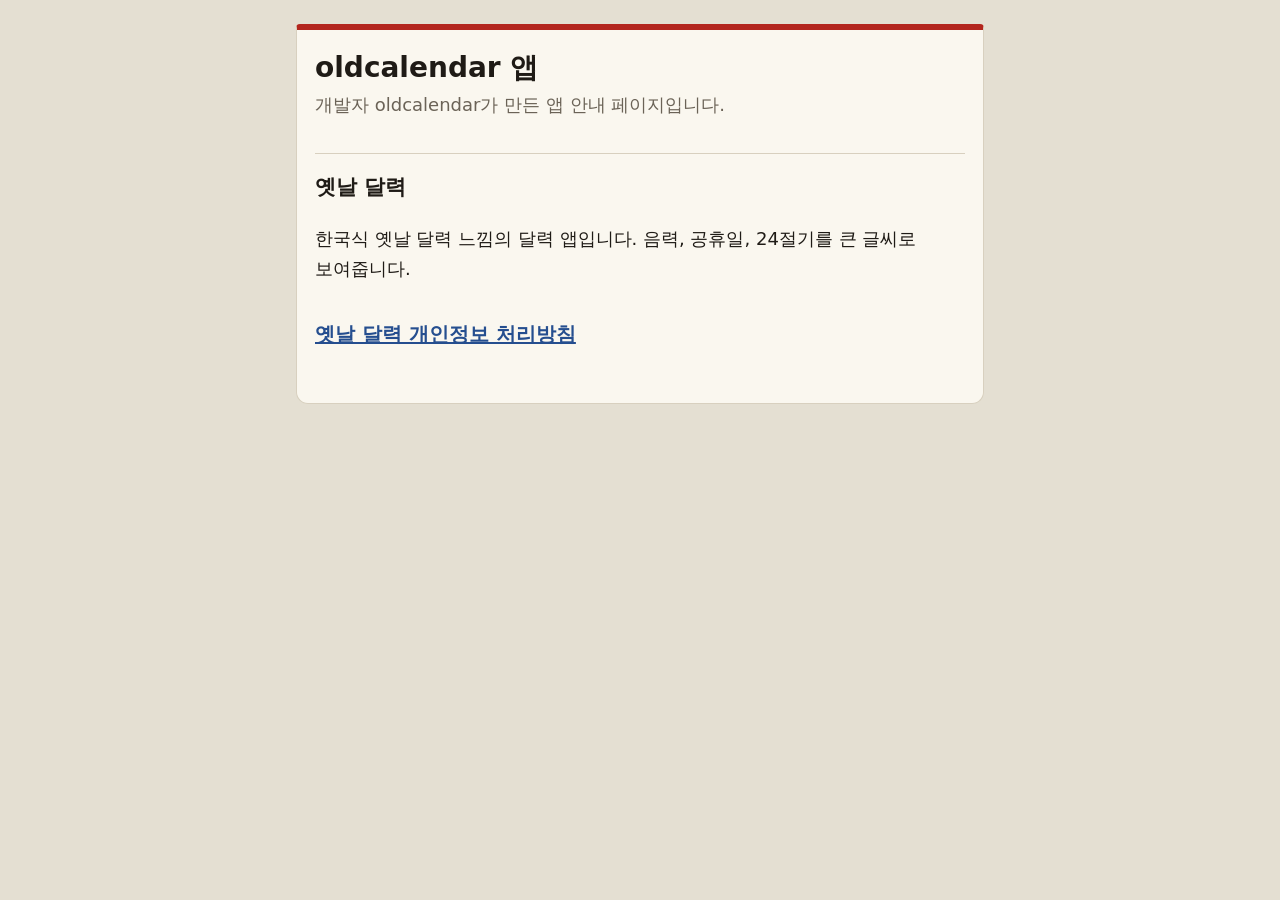
<file: index.html>
<!DOCTYPE html>
<html lang="ko">
<head>
<meta charset="utf-8">
<meta name="viewport" content="width=device-width, initial-scale=1">
<title>oldcalendar 앱</title>
<link rel="stylesheet" href="/style.css">
</head>
<body>
<main>
<div class="sheet">
<h1>oldcalendar 앱</h1>
<p class="meta">개발자 oldcalendar가 만든 앱 안내 페이지입니다.</p>
<h2>옛날 달력</h2>
<p>한국식 옛날 달력 느낌의 달력 앱입니다. 음력, 공휴일, 24절기를 큰 글씨로 보여줍니다.</p>
<ul class="apps">
<li><a href="/old-calendar/privacy.html">옛날 달력 개인정보 처리방침</a></li>
</ul>
</div>
</main>
</body>
</html>
</file>
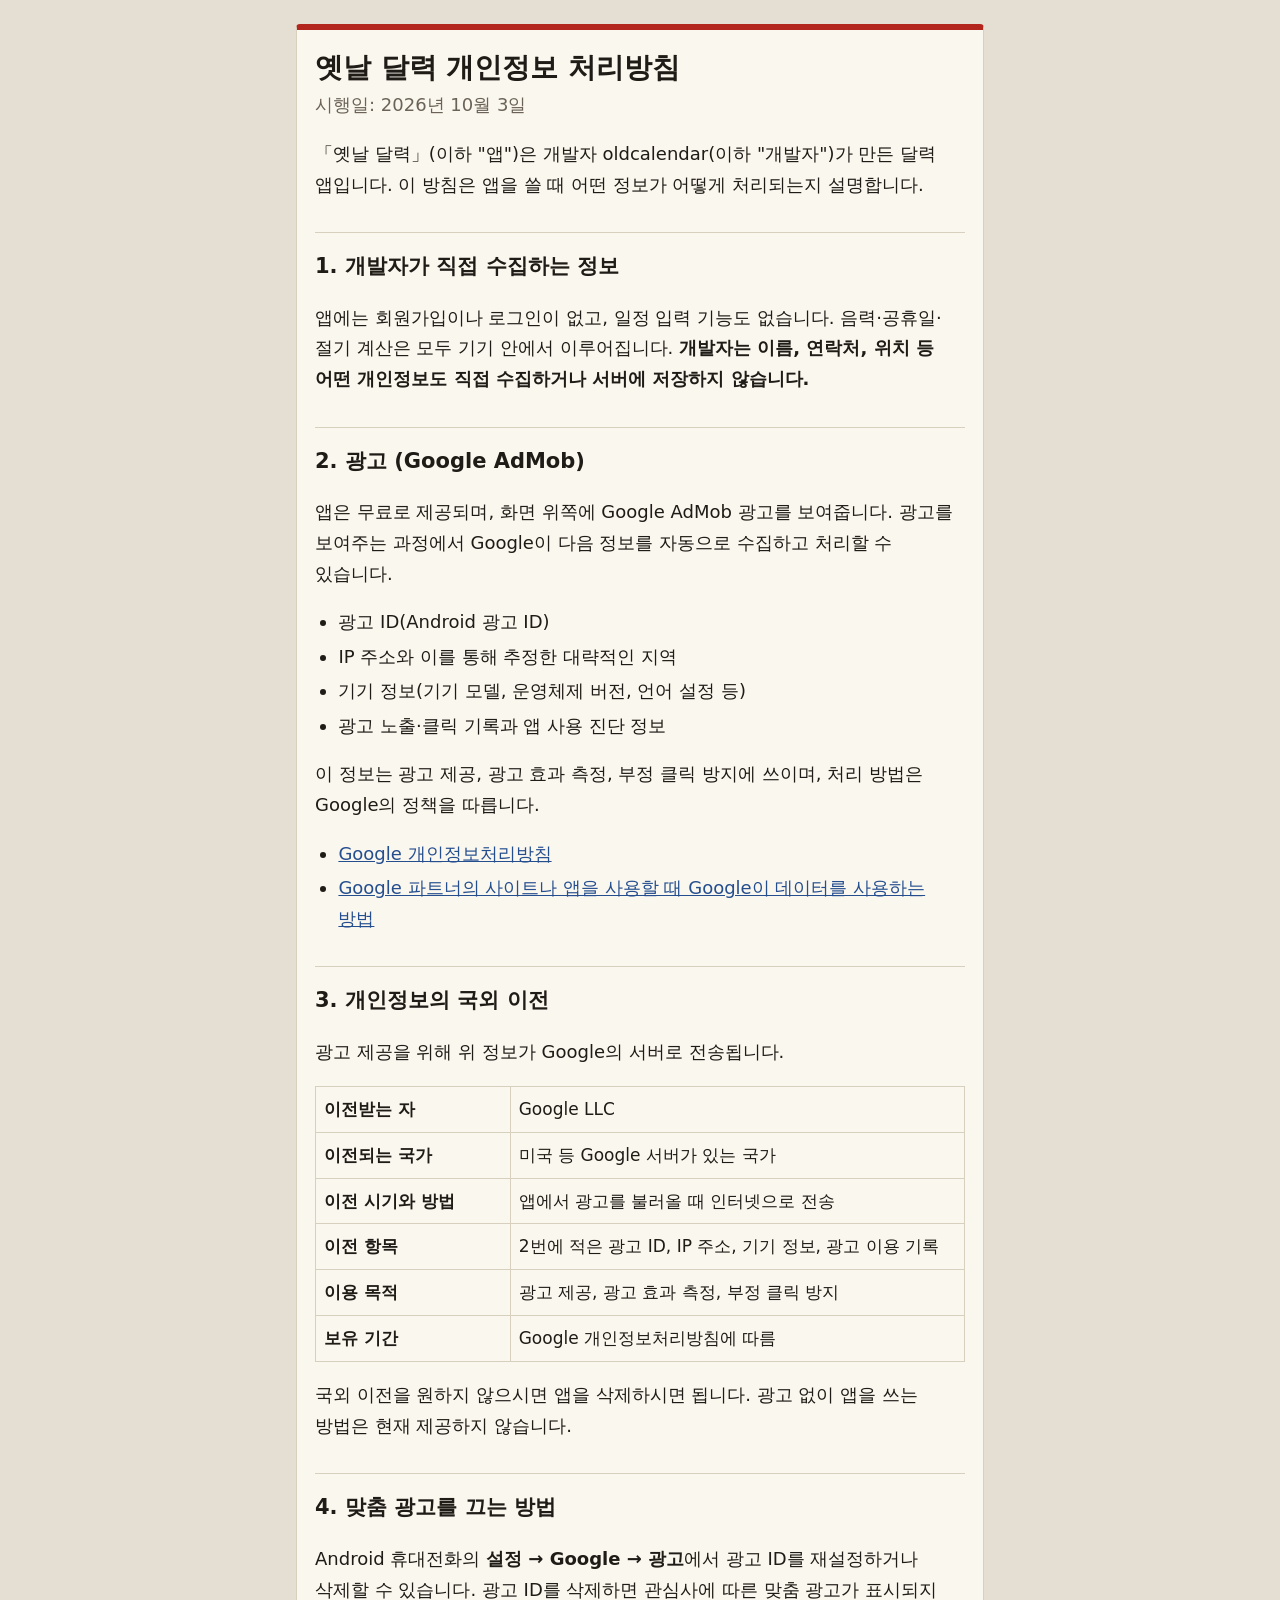
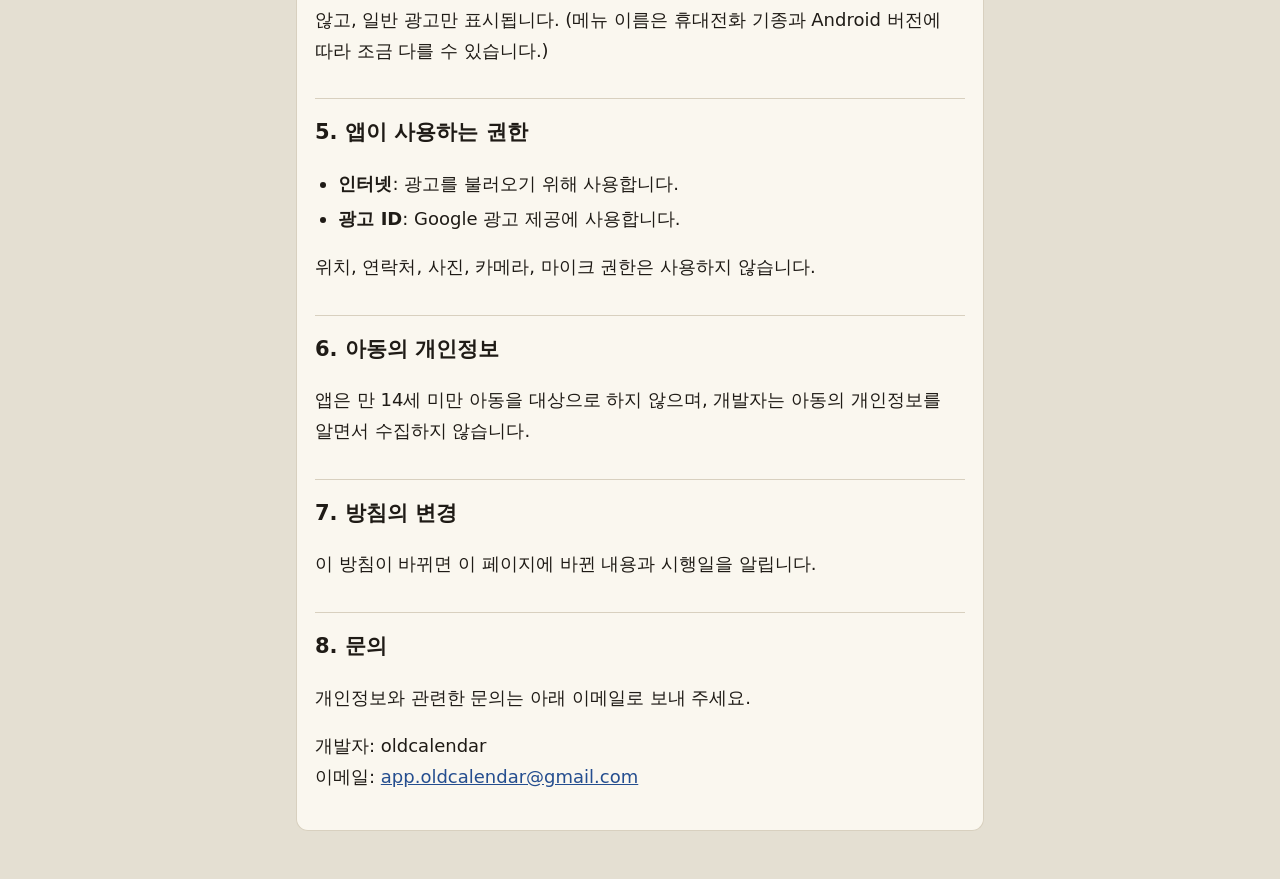
<file: old-calendar/privacy.html>
<!DOCTYPE html>
<html lang="ko">
<head>
<meta charset="utf-8">
<meta name="viewport" content="width=device-width, initial-scale=1">
<title>옛날 달력 개인정보 처리방침</title>
<link rel="stylesheet" href="/style.css">
</head>
<body>
<main>
<div class="sheet">
<h1>옛날 달력 개인정보 처리방침</h1>
<p class="meta">시행일: 2026년 10월 3일</p>

<p>「옛날 달력」(이하 "앱")은 개발자 oldcalendar(이하 "개발자")가 만든 달력 앱입니다. 이 방침은 앱을 쓸 때 어떤 정보가 어떻게 처리되는지 설명합니다.</p>

<h2>1. 개발자가 직접 수집하는 정보</h2>
<p>앱에는 회원가입이나 로그인이 없고, 일정 입력 기능도 없습니다. 음력·공휴일·절기 계산은 모두 기기 안에서 이루어집니다. <strong>개발자는 이름, 연락처, 위치 등 어떤 개인정보도 직접 수집하거나 서버에 저장하지 않습니다.</strong></p>

<h2>2. 광고 (Google AdMob)</h2>
<p>앱은 무료로 제공되며, 화면 위쪽에 Google AdMob 광고를 보여줍니다. 광고를 보여주는 과정에서 Google이 다음 정보를 자동으로 수집하고 처리할 수 있습니다.</p>
<ul>
<li>광고 ID(Android 광고 ID)</li>
<li>IP 주소와 이를 통해 추정한 대략적인 지역</li>
<li>기기 정보(기기 모델, 운영체제 버전, 언어 설정 등)</li>
<li>광고 노출·클릭 기록과 앱 사용 진단 정보</li>
</ul>
<p>이 정보는 광고 제공, 광고 효과 측정, 부정 클릭 방지에 쓰이며, 처리 방법은 Google의 정책을 따릅니다.</p>
<ul>
<li><a href="https://policies.google.com/privacy?hl=ko">Google 개인정보처리방침</a></li>
<li><a href="https://policies.google.com/technologies/partner-sites?hl=ko">Google 파트너의 사이트나 앱을 사용할 때 Google이 데이터를 사용하는 방법</a></li>
</ul>

<h2>3. 개인정보의 국외 이전</h2>
<p>광고 제공을 위해 위 정보가 Google의 서버로 전송됩니다.</p>
<table>
<tr><th>이전받는 자</th><td>Google LLC</td></tr>
<tr><th>이전되는 국가</th><td>미국 등 Google 서버가 있는 국가</td></tr>
<tr><th>이전 시기와 방법</th><td>앱에서 광고를 불러올 때 인터넷으로 전송</td></tr>
<tr><th>이전 항목</th><td>2번에 적은 광고 ID, IP 주소, 기기 정보, 광고 이용 기록</td></tr>
<tr><th>이용 목적</th><td>광고 제공, 광고 효과 측정, 부정 클릭 방지</td></tr>
<tr><th>보유 기간</th><td>Google 개인정보처리방침에 따름</td></tr>
</table>
<p>국외 이전을 원하지 않으시면 앱을 삭제하시면 됩니다. 광고 없이 앱을 쓰는 방법은 현재 제공하지 않습니다.</p>

<h2>4. 맞춤 광고를 끄는 방법</h2>
<p>Android 휴대전화의 <strong>설정 → Google → 광고</strong>에서 광고 ID를 재설정하거나 삭제할 수 있습니다. 광고 ID를 삭제하면 관심사에 따른 맞춤 광고가 표시되지 않고, 일반 광고만 표시됩니다. (메뉴 이름은 휴대전화 기종과 Android 버전에 따라 조금 다를 수 있습니다.)</p>

<h2>5. 앱이 사용하는 권한</h2>
<ul>
<li><strong>인터넷</strong>: 광고를 불러오기 위해 사용합니다.</li>
<li><strong>광고 ID</strong>: Google 광고 제공에 사용합니다.</li>
</ul>
<p>위치, 연락처, 사진, 카메라, 마이크 권한은 사용하지 않습니다.</p>

<h2>6. 아동의 개인정보</h2>
<p>앱은 만 14세 미만 아동을 대상으로 하지 않으며, 개발자는 아동의 개인정보를 알면서 수집하지 않습니다.</p>

<h2>7. 방침의 변경</h2>
<p>이 방침이 바뀌면 이 페이지에 바뀐 내용과 시행일을 알립니다.</p>

<h2>8. 문의</h2>
<p>개인정보와 관련한 문의는 아래 이메일로 보내 주세요.</p>
<p>개발자: oldcalendar<br>이메일: <a href="mailto:app.oldcalendar@gmail.com">app.oldcalendar@gmail.com</a></p>
</div>
</main>
</body>
</html>
</file>
<file: style.css>
:root{--bg:#E4DFD2;--paper:#FAF7EF;--ink:#1F1B16;--sub:#6B6357;--line:#D8D0BF;--red:#B3261E;--link:#254E8F}
@media (prefers-color-scheme:dark){:root{--bg:#14120F;--paper:#1E1B17;--ink:#EDE6D8;--sub:#9C9384;--line:#352F27;--red:#E5675C;--link:#7FA4E0}}
*{box-sizing:border-box}
html{-webkit-text-size-adjust:100%;text-size-adjust:100%}
body{margin:0;background:var(--bg);color:var(--ink);font-family:system-ui,-apple-system,"Apple SD Gothic Neo","Malgun Gothic","Noto Sans CJK KR","Roboto",sans-serif;font-size:18px;line-height:1.7;word-break:keep-all;overflow-wrap:break-word}
main{max-width:720px;margin:0 auto;padding:24px 16px 48px}
.sheet{background:var(--paper);border:1px solid var(--line);border-top:6px solid var(--red);border-radius:4px 4px 12px 12px;padding:20px 18px}
h1{font-size:28px;line-height:1.3;margin:0 0 4px}
h2{font-size:21px;margin:32px 0 8px;padding-top:16px;border-top:1px solid var(--line)}
.meta{color:var(--sub);margin:0 0 16px}
a{color:var(--link)}
ul{padding-left:1.3em}
li+li{margin-top:4px}
table{width:100%;border-collapse:collapse;font-size:17px}
th,td{border:1px solid var(--line);padding:8px;text-align:left;vertical-align:top}
th{width:30%;font-weight:700}
.apps{list-style:none;padding:0}
.apps a{display:block;padding:14px 0;font-size:20px;font-weight:700}
</file>
